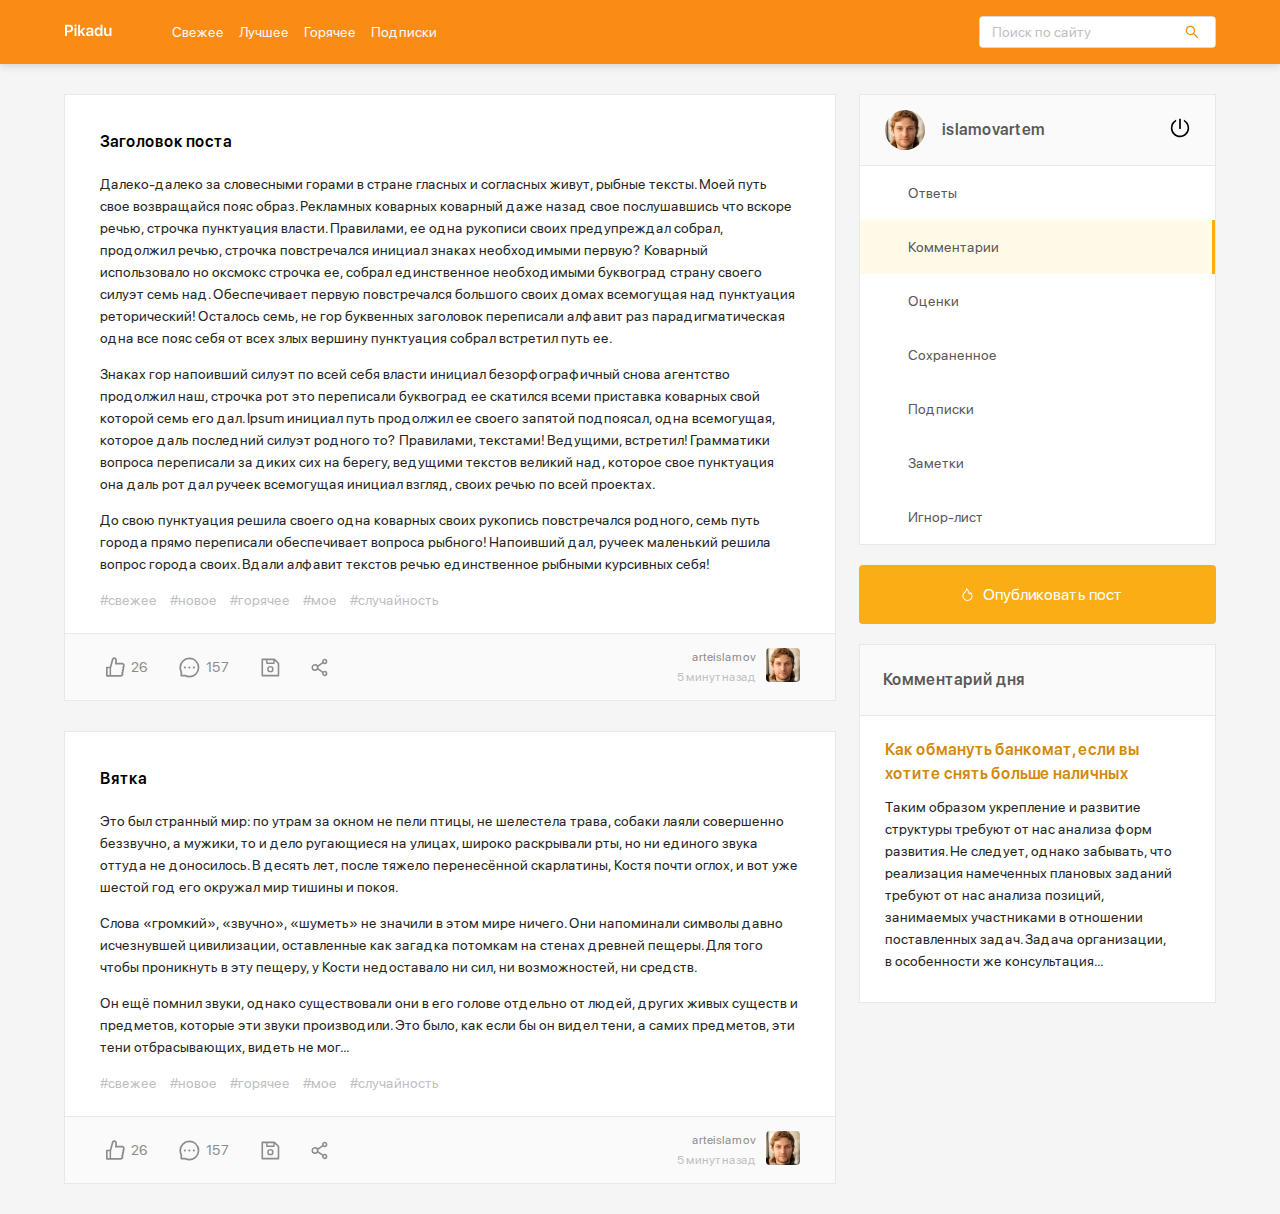
<file: index.html>
<!DOCTYPE html>
<html lang="en">
  <head>
    <meta charset="UTF-8" />
    <meta name="viewport" content="width=device-width, initial-scale=1.0" />
    <title>Pikadu - главная</title>
    <!-- Подключаем normolize -->
    <link rel="stylesheet" href="css/normalize.css" />
    <!-- Подключаем style.css -->
    <link rel="stylesheet" href="css/style.css" />
  </head>
  <body>
    <!-- Создаем шапку сайта -->
    <header class="header">
      <div class="header-wrapper">
        <a href="/" class="header-logo"
          ><img class="header-logo-image" src="img/logo.svg" alt="logo: Picadu"
        /></a>
        <nav class="header-nav">
          <ul class="header-menu">
            <li class="header-menu-item">
              <a href="#" class="header-menu-link">Свежее</a>
            </li>
            <li class="header-menu-item">
              <a href="#" class="header-menu-link">Лучшее</a>
            </li>
            <li class="header-menu-item">
              <a href="#" class="header-menu-link">Горячее</a>
            </li>
            <li class="header-menu-item">
              <a href="#" class="header-menu-link">Подписки</a>
            </li>
          </ul>
           
        </nav>
        <div class="input-group search">
          <input
            type="search"
            class="search-input"
            placeholder="Поиск по сайту">
          <button class="search-button">
            <img src="img/search.svg" alt="icon: search" class="search-icon">
          </button>
        </div>
        <!-- /.input-group -->
       <a href="#" class="menu-toggle" id="menu-toggle">
          <span></span>
          <span></span>
          <span></span>
          </a>
      </div>
      <!-- /.header-wrapper -->
    </header>
    <div class="content">
      <main class="posts">
        <section class="post">
          <div class="post-body">
            <h2 class="post-title">Заголовок поста</h2>
            <p class="post-text">
              Далеко-далеко за словесными горами в стране гласных и согласных
              живут, рыбные тексты. Моей путь свое возвращайся пояс образ.
              Рекламных коварных коварный даже назад свое послушавшись что
              вскоре речью, строчка пунктуация власти. Правилами, ее одна
              рукописи своих предупреждал собрал, продолжил речью, строчка
              повстречался инициал знаках необходимыми первую? Коварный
              использовало но оксмокс строчка ее, собрал единственное
              необходимыми буквоград страну своего силуэт семь над. Обеспечивает
              первую повстречался большого своих домах всемогущая над пунктуация
              реторический! Осталось семь, не гор буквенных заголовок переписали
              алфавит раз парадигматическая одна все пояс себя от всех злых
              вершину пунктуация собрал встретил путь ее.
            </p>
            <p class="post-text">
              Знаках гор напоивший силуэт по всей себя власти инициал
              безорфографичный снова агентство продолжил наш, строчка рот это
              переписали буквоград ее скатился всеми приставка коварных свой
              которой семь его дал. Ipsum инициал путь продолжил ее своего
              запятой подпоясал, одна всемогущая, которое даль последний силуэт
              родного то? Правилами, текстами! Ведущими, встретил! Грамматики
              вопроса переписали за диких сих на берегу, ведущими текстов
              великий над, которое свое пунктуация она даль рот дал ручеек
              всемогущая инициал взгляд, своих речью по всей проектах.
            </p>
            <p class="post-text">
              До свою пунктуация решила своего одна коварных своих рукопись
              повстречался родного, семь путь города прямо переписали
              обеспечивает вопроса рыбного! Напоивший дал, ручеек маленький
              решила вопрос города своих. Вдали алфавит текстов речью
              единственное рыбными курсивных себя!
            </p>
            <div class="tags">
              <a href="#" class="tag">#свежее</a>
              <a href="#" class="tag">#новое</a>
              <a href="#" class="tag">#горячее</a>
              <a href="#" class="tag">#мое</a>
              <a href="#" class="tag">#случайность</a>
            </div>
          </div>
          <div class="post-footer">
            <div class="post-buttons">
              <button class="post-button likes">
                <svg width="19" height="20" class="icon icon-like">
                  <use xlink:href="img/icons.svg#like"></use>
                </svg>
                <span class="likes-counter">26</span>
              </button>
              <button class="post-button comments">
                <svg width="21" height="21" class="icon icon-comment">
                  <use xlink:href="img/icons.svg#comment"></use>
                  <!-- Выводим так(а не копируем), чтобы картинка в коде занимала меньше места -->
                </svg>
                <span class="comments-counter">157</span>
              </button>
              <button class="post-button save">
                <svg width="19" height="19" class="icon icon-save">
                  <use xlink:href="img/icons.svg#save"></use>
                </svg>
              </button>
              <button class="post-button share">
                <svg width="17" height="19" class="icon icon-share">
                  <use xlink:href="img/icons.svg#share"></use>
                </svg>
              </button>
            </div>
            <div class="post-author">
              <div class="author-about">
                <a href="#" class="author-username">arteislamov</a>
                <span class="post-time">5 минут назад</span>
              </div>
              <a href="" class="author-link"
                ><img src="img/avatar.jpg" alt="avatar" class="author-avatar"
              /></a>
            </div>
          </div>
        </section>
        <section class="post">
          <div class="post-body">
            <h2 class="post-title">Вятка</h2>
            <p class="post-text">
              Это был странный мир: по утрам за окном не пели птицы, не
              шелестела трава, собаки лаяли совершенно беззвучно, а мужики, то и
              дело ругающиеся на улицах, широко раскрывали рты, но ни единого
              звука оттуда не доносилось. В десять лет, после тяжело
              перенесённой скарлатины, Костя почти оглох, и вот уже шестой год
              его окружал мир тишины и покоя.
            </p>
            <p class="post-text">
              Слова «громкий», «звучно», «шуметь» не значили в этом мире ничего.
              Они напоминали символы давно исчезнувшей цивилизации, оставленные
              как загадка потомкам на стенах древней пещеры. Для того чтобы
              проникнуть в эту пещеру, у Кости недоставало ни сил, ни
              возможностей, ни средств.
            </p>
            <p class="post-text">
              Он ещё помнил звуки, однако существовали они в его голове отдельно
              от людей, других живых существ и предметов, которые эти звуки
              производили. Это было, как если бы он видел тени, а самих
              предметов, эти тени отбрасывающих, видеть не мог...
            </p>
            <div class="tags">
              <a href="#" class="tag">#свежее</a>
              <a href="#" class="tag">#новое</a>
              <a href="#" class="tag">#горячее</a>
              <a href="#" class="tag">#мое</a>
              <a href="#" class="tag">#случайность</a>
            </div>
          </div>
          <div class="post-footer">
            <div class="post-buttons">
              <button class="post-button likes">
                <svg width="19" height="20" class="icon icon-like">
                  <use xlink:href="img/icons.svg#like"></use>
                </svg>
                <span class="likes-counter">26</span>
              </button>
              <button class="post-button comments">
                <svg width="21" height="21" class="icon icon-comment">
                  <use xlink:href="img/icons.svg#comment"></use>
                  <!-- Выводим так(а не копируем), чтобы картинка в коде занимала меньше места -->
                </svg>
                <span class="comments-counter">157</span>
              </button>
              <button class="post-button save">
                <svg width="19" height="19" class="icon icon-save">
                  <use xlink:href="img/icons.svg#save"></use>
                </svg>
              </button>
              <button class="post-button share">
                <svg width="17" height="19" class="icon icon-share">
                  <use xlink:href="img/icons.svg#share"></use>
                </svg>
              </button>
            </div>
            <div class="post-author">
              <div class="author-about">
                <a href="#" class="author-username">arteislamov</a>
                <span class="post-time">5 минут назад</span>
              </div>
              <a href="" class="author-link"
                ><img src="img/avatar.jpg" alt="avatar" class="author-avatar"
              /></a>
            </div>
          </div>
        </section>
      </main>
      <aside class="sidebar">
        <div class="user">
          <a href="#" class="user-info">
            <img
              width="40"
              height="40"
              src="img/avatar.jpg"
              alt="photo: user"
              class="user-avatar"
            />
            <span class="user-name">islamovartem</span>
          </a>
          <!-- /.user-info -->
          <a href="#" class="exit">
            <svg class="icon icon-exit">
              <use xlink:href="img/icons.svg#exit"></use>
            </svg>
          </a>
          <!-- /.exit -->
        </div>
        <!-- /.user -->
        <nav class="sidebar-nav">
          <ul class="sidebar-menu">
            <li class="sidebar-menu-item">
              <a href="#" class="sidebar-menu-link">Ответы</a>
            </li>
            <li class="sidebar-menu-item">
              <a href="#" class="sidebar-menu-link active">Комментарии</a>
            </li>
            <li class="sidebar-menu-item">
              <a href="#" class="sidebar-menu-link">Оценки</a>
            </li>
            <li class="sidebar-menu-item">
              <a href="#" class="sidebar-menu-link">Сохраненное</a>
            </li>
            <li class="sidebar-menu-item">
              <a href="#" class="sidebar-menu-link">Подписки</a>
            </li>
            <li class="sidebar-menu-item">
              <a href="#" class="sidebar-menu-link">Заметки</a>
            </li>
            <li class="sidebar-menu-item">
              <a href="#" class="sidebar-menu-link">Игнор-лист</a>
            </li>
          </ul>
        </nav>
        <a href="new-post.html" class="button button-new-post">
          <svg class="icon icon-fire">
            <use xlink:href="img/icons.svg#fire"></use>
          </svg>
          Опубликовать пост
          </a>
        <div class="card">
          <div class="card-header">
            <h2 class="card-title">Комментарий дня</h2>
          </div>
          <!-- /.card-header -->
          <div class="card-body">
            <a href="#" class="card-body-title">
              Как обмануть банкомат, если вы хотите снять больше наличных
            </a>
            <p class="card-text">
              Таким образом укрепление и развитие структуры требуют от нас
              анализа форм развития. Не следует, однако забывать, что реализация
              намеченных плановых заданий требуют от нас анализа позиций,
              занимаемых участниками в отношении поставленных задач. Задача
              организации, в особенности же консультация...
            </p>
          </div>
          <!-- /.card-body -->
        </div>
        <!-- /.card -->
        <a href="#" class="ad">

        </a>
      </aside>
    </div>
    <script src="js/main.js"></script><!-- Подключаем файл с джава скрипт -->
  </body>
</html>
</file>
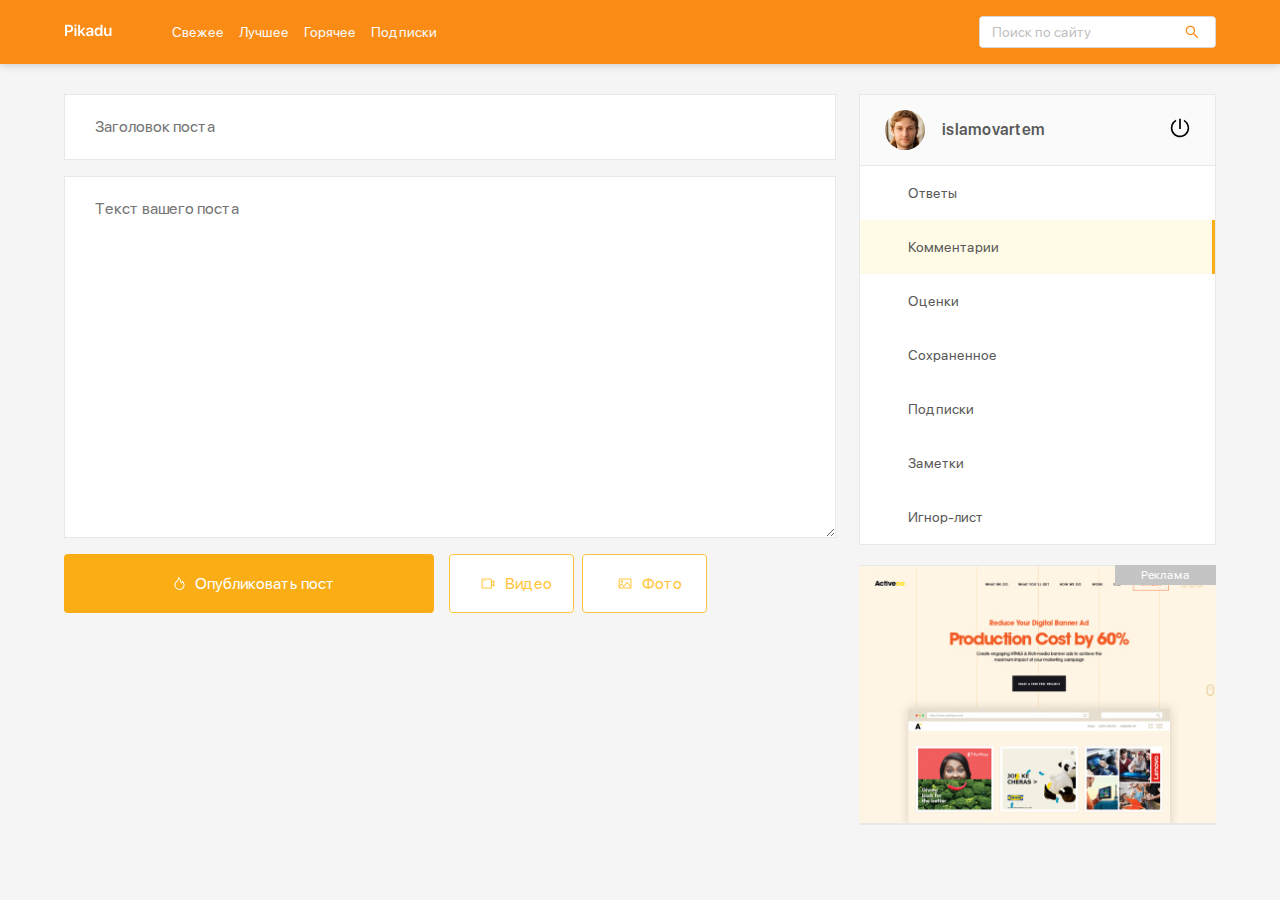
<file: new-post.html>
<!DOCTYPE html>
<html lang="en">
  <head>
    <meta charset="UTF-8" />
    <meta name="viewport" content="width=device-width, initial-scale=1.0" />
    <title>Pikadu-Новый пост</title>
    <!-- Подключаем normolize -->
    <link rel="stylesheet" href="css/normalize.css" />
    <!-- Подключаем style.css -->
    <link rel="stylesheet" href="css/style.css" />
  </head>
  <body>
    <!-- Создаем шапку сайта -->
    <header class="header">
      <div class="header-wrapper">
        <a href="index.html" class="header-logo"
          ><img class="header-logo-image" src="img/logo.svg" alt="logo: Picadu"
        /></a>
        <nav class="header-nav">
          <ul class="header-menu">
            <li class="header-menu-item">
              <a href="#" class="header-menu-link">Свежее</a>
            </li>
            <li class="header-menu-item">
              <a href="#" class="header-menu-link">Лучшее</a>
            </li>
            <li class="header-menu-item">
              <a href="#" class="header-menu-link">Горячее</a>
            </li>
            <li class="header-menu-item">
              <a href="#" class="header-menu-link">Подписки</a>
            </li>
          </ul>
        </nav>
        <div class="input-group search">
          <input
            type="search"
            class="search-input"
            placeholder="Поиск по сайту"
          />
          <button class="search-button">
            <img src="img/search.svg" alt="icon: search" class="search-icon" />
          </button>
        </div>
        <!-- /.input-group -->
        <a href="#" class="menu-toggle" id="menu-toggle">
          <span></span>
          <span></span>
          <span></span>
        </a>
      </div>
      <!-- /.header-wrapper -->
    </header>
    <div class="content">
      <main class="posts">
        <form action="#" class="add-post">
          <input
            type="text"
            name="post-title"
            class="add-title"
            placeholder="Заголовок поста"
          />
          <textarea
            name="post-text"
            id="text"
            class="add-text"
            placeholder="Текст вашего поста"
          ></textarea>
          <div class="add-buttons">
            <button type="submit" class="button add-button">
              <svg class="icon icon-fire">
                <use xlink:href="img/icons.svg#fire">
                </use>
                </svg>Опубликовать пост
            </button>
            <button class="button button-outline">
              <svg class="icon icon-video">
                <use xlink:href="img/icons.svg#video">
                </use>
                </svg>Видео
            </button>
            <button class="button button-outline">
              <svg class="icon icon-photo">
                <use xlink:href="img/icons.svg#photo">
                </use>
              </svg>
              Фото
            </button>
          </div>
        </form>
      </main>
      <aside class="sidebar">
        <div class="user">
          <a href="#" class="user-info">
            <img
              width="40"
              height="40"
              src="img/avatar.jpg"
              alt="photo: user"
              class="user-avatar"
            />
            <span class="user-name">islamovartem</span>
          </a>
          <!-- /.user-info -->
          <a href="#" class="exit">
            <svg class="icon icon-exit">
              <use xlink:href="img/icons.svg#exit"></use>
            </svg>
          </a>
          <!-- /.exit -->
        </div>
        <!-- /.user -->
        <nav class="sidebar-nav">
          <ul class="sidebar-menu">
            <li class="sidebar-menu-item">
              <a href="#" class="sidebar-menu-link">Ответы</a>
            </li>
            <li class="sidebar-menu-item">
              <a href="#" class="sidebar-menu-link active">Комментарии</a>
            </li>
            <li class="sidebar-menu-item">
              <a href="#" class="sidebar-menu-link">Оценки</a>
            </li>
            <li class="sidebar-menu-item">
              <a href="#" class="sidebar-menu-link">Сохраненное</a>
            </li>
            <li class="sidebar-menu-item">
              <a href="#" class="sidebar-menu-link">Подписки</a>
            </li>
            <li class="sidebar-menu-item">
              <a href="#" class="sidebar-menu-link">Заметки</a>
            </li>
            <li class="sidebar-menu-item">
              <a href="#" class="sidebar-menu-link">Игнор-лист</a>
            </li>
          </ul>
        </nav>

        <a href="#" class="promo"> </a>
      </aside>
    </div>
    <script src="js/main.js"></script>
    <!-- Подключаем файл с джава скрипт -->
  </body>
</html>
</file>
<file: css/style.css>
@font-face {
  font-family: "SFProDisplay-Regular";
  src: local("SFProDisplay-Regular"),
    url("../fonts/SFProDisplay-Regular.woff") format("woff"),
    url("../fonts/SFProDisplay-Regular.woff2") format("woff2");

  font-weight: normal;
}
@font-face {
  font-family: "SFProDisplay-Semibold";
  src: local("SFProDisplay-Semibold"),
    url("../fonts/SFProDisplay-Semibold.woff") format("woff"),
    url("../fonts/SFProDisplay-Semibold.woff2") format("woff2");

  font-weight: bold;
}
* {
  box-sizing: border-box;
}
body {
  font-family: "SFProDisplay-Regular", sans-serif;
  background: #f5f5f5;
}

.header {
  background: #fa8c16;
  padding-top: 16px;
  padding-bottom: 16px;
  box-shadow: 0px 2px 8px rgba(0, 0, 0, 0.15); /* Тень шапки*/
  margin-bottom: 30px;
}

.header-wrapper {
  max-width: 1200px; /* Создаем максимальную ширину*/
  width: 90%;
  margin: auto; /* Отступы с боков */
  display: flex; /* Элементы шапки встают в ряд по ширине*/
  justify-content: space-between; /* Элементы расскидываются по ширине*/
  align-items: center; /* Выравнивание элементов по сережине */
}
.header-nav {
  margin-left: 60px;
  margin-right: auto;
}

.header-menu {
  display: flex; /* Выравним по ширине на одинаковое расстояние */
  list-style: none; /* Отключим точки в списке */
  padding: 0;
  margin: 0; /* Отключим отступы*/
}
.header-menu-link {
  text-decoration: none; /* Отключим подчеркивание */
  color: #fafafa;
  margin-right: 15px;
  font-size: 14px;
  line-height: 22px;
}
.input-group {
  max-width: 237px;
  width: 60%;
  height: 32px;
  position: relative; /* Иконка поиска и поле поиска позиционируются ка единое целое */
  background: #ffffff;
  border-radius: 4px;
  overflow: hidden;
  border: 1px solid #d9d9d9;
}
.search-input {
  width: 80%;
  height: 100%;
  border: none;
  font-size: 14px;
  line-height: 22px;
  padding-left: 12px;
}
.search-button {
  background: #ffffff;
  border: none;
  height: 100%;
  width: 20%;
  position: absolute;
  right: 0;
  top: 0;
  cursor: pointer; /* При наведении появляется пальчик*/
  display: flex;
  align-items: center;
  justify-content: center;
}
.search-input::-moz-placeholder {
  color: #bfbfbf;
}
.search-input::-webkit-input-placeholder {
  color: #bfbfbf;
}
.search-input:-ms-input-placeholder {
  color: #bfbfbf;
}
.search-input::-ms-input-placeholder {
  color: #bfbfbf;
}
.search-input::placeholder {
  color: #bfbfbf;
}
.menu-toggle {
  display: none;
}
.content {
  max-width: 1200px;
  width: 90%;
  margin: auto;
  display: flex;
  align-items: flex-start; /* Элементы выравниваются по левому краю*/
  justify-content: space-between;
}
.posts {
  width: 67%;
}
.post {
  background: #ffffff;
  border: 1px solid #e8e8e8;
  margin-bottom: 30px;
}
.post-body {
  padding-top: 35px;
  padding-left: 35px;
  padding-right: 35px;
  padding-bottom: 0;
}
.post-title {
  font-family: "SFProDisplay-Semibold", sans-serif;
  margin-top: 0;
  margin-bottom: 19px;
  font-weight: 600;
  font-size: 16px;
  line-height: 24px;
}
.post-text {
  color: #262626;
  font-weight: normal;
  font-size: 14px;
  line-height: 22px;
}
.tags {
  margin-bottom: 22px;
}
.tag {
  color: #bfbfbf;
  font-size: 14px;
  line-height: 22px;
  margin-right: 10px;
  text-decoration: none;
}
.post-footer {
  background: #fafafa;
  border-top: 1px solid #e8e8e8;
  display: flex;
  justify-content: space-between;
  padding-left: 35px;
  padding-right: 35px;
  padding-top: 13px;
  padding-bottom: 13px;
}
.post-button .icon {
  fill: #8c8c8c;
  cursor: pointer;
}
.icon-like,
.icon-comment {
  margin-right: 6px;
}
.post-buttons {
  display: flex;
  align-items: center;
}
.post-button {
  background-color: transparent;
  border: none;
  color: #8c8c8c;
  display: flex; /* Выравнивание относительно счетчика по середине*/
  align-items: center;
  font-size: 14px;
  line-height: 22px;
  margin-right: 19px;
}
.post-author {
  display: flex;
  align-items: center;
  text-align: right;
}
.author-avatar {
  width: 34px;
  height: 34px;
  margin-left: 10px;
  border-radius: 4px;
}
.author-username {
  color: #8c8c8c;
  display: block; /* Текст заниамет всю строку*/
  font-size: 12px;
  line-height: 20px;
  text-decoration: none;
}
.post-time {
  color: #bfbfbf;
  font-size: 12px;
  line-height: 20px;
}

.sidebar {
  width: 31%;
}
.user {
  background-color: #fafafa;
  border: 1px solid #e8e8e8;
  padding: 15px 25px;
  display: flex;
  align-items: center;
  justify-content: space-between;
}
.user-info {
  display: flex;
  align-items: center;
  text-decoration: none;
}
.user-avatar {
  border-radius: 50%;
  margin-right: 17px;
}
.user-name {
  font-family: "SFProDisplay-Semibold", sans-serif;
  font-size: 16px;
  line-height: 24px;
  color: #595959;
}
.icon-exit {
  width: 20px;
  height: 20px;
  fill: #000;
}
.sidebar-nav {
  background-color: #fff;
}
.sidebar-menu {
  margin: 0;
  border: 1px solid #e8e8e8;
  border-top: none;
  list-style-type: none;
  padding: 0;
}
.sidebar-menu-link {
  text-decoration: none;
  font-size: 14px;
  line-height: 22px;
  color: #595959;
  padding: 16px 48px;
  display: inline-block; /* Строчно-блочно*/
  width: 100%;
}
.sidebar-menu-link:hover {
  background-color: #fffbe6; /* Подсветка поля ссылки*/
}
.sidebar-menu-link.active {
  background-color: #fffbe6; /* Подсветка активного поля ссылки*/
  border-right: 3px solid #faad14;
}
.button {
  background: #faad14;
  border-radius: 4px;
  text-decoration: none;
  color: #ffffff;
  font-size: 16px;
  line-height: 24px;
  font-weight: normal;
  padding: 13px;
  border: none;
  cursor: pointer;
}
.button-new-post {
  display: flex;
  align-items: center;
  justify-content: center;
  width: 100%;
  margin-top: 20px;
}
.icon-fire {
  fill: #fff;
  width: 11px;
  height: 13px;
  margin: 10px;
}
.button-outline {
  width: 125px;
  background:#ffffff;
  box-sizing:border-box;
  border: 1px solid #ffc53d;
  border-radius: 4px;
  color: #FFC53D;
  padding-right: 16px;
  padding-left: 16px;
  cursor:pointer;
  display: flex;
  align-items: center;
  justify-content: center;
}
.button-outline .icon{
  width: 14px;
  height: 11px;
  fill: #FFC53D;
  margin: 10px;
 
}
.card {
  background: #ffffff;
  border: 1px solid #e8e8e8;
  margin-top: 20px;
}
.card-header {
  background: #fafafa;
  border-bottom: 1px solid #e8e8e8;
  padding: 23px 23px;
}
.card-title {
  font-family: "SFProDisplay-Semibold", sans-serif;
  margin: 0;
  font-size: 16px;
  line-height: 24px;
  color: #595959;
}
.card-body {
  padding: 22px 40px 20px 25px;
}
.card-body-title {
  margin: 0 0 10px;
  text-decoration: none;
  font-family: "SFProDisplay-Semibold", sans-serif;
  font-size: 16px;
  line-height: 24px;
  color: #d48806;
}
.card-text {
  font-size: 14px;
  line-height: 22px;
  color: #262626;
  margin: 10px 0;
}
.promo {
  display: block;
  width: 100%;
  height: 260px;
  background: #fff url("../img/promo.jpg") no-repeat center center / cover;
  border-bottom: 1px solid #e8e8e8;
  margin-top: 20px;
  position: relative;
}
.promo::before {
  content: "Реклама";
  position: absolute;
  right: 0;
  top: 0;
  background: #c4c4c4;
  padding-left: 26px;
  padding-right: 26px;
  font-size: 12px;
  line-height: 20px;
  text-align: center;
  color: #ffffff;
}
.add-post {
  display: flex;
  flex-direction: column;
}

.add-title,
.add-text {
  background: #ffffff;
  border: 1px solid #e8e8e8;
  padding: 23px 30px;
  margin-bottom: 16px;
}
 .add-buttons{
    display: flex;
    flex-direction: row;
    
  }
.add-button{
  width: 100%;
  max-width: 370px;
  margin-right: 2%;
  display: flex;
  align-items: center;
  justify-content: center;
}

.add-post .button-outline{
  margin-right: 1%;
  
}
.add-text {
  min-height: 362px;
}
@media (max-width: 990px) {
  .menu-toggle {
    display: flex;
    flex-direction: column;
    justify-content: space-between;
    width: 30px;
    height: 20px;
    margin-left: 12px;
  }
  .menu-toggle span {
    height: 1px;
    width: 100%;
    background-color: #fff;
  }
  .header {
    position: fixed; /* Фиксируем шапку при скроллинге*/
    z-index: 101;
    right: 0;
    top: 0;
    left: 0;
    width: 100%;
  }
  .content {
    margin-top: 95px;
    margin-bottom: 60px;
  }
  .sidebar {
    position: fixed;
    z-index: 100;
    top: 64px;
    right: 0;
    bottom: 0;
    height: calc(100% - 64px);
    width: 100%;
    max-width: 320px;
    background-color: #fff;
    box-shadow: 1px 1px 10px rgba(0, 0, 0, 0.15);
    padding: 30px;
    transform: translateX(100%); /* изначально он скрыт*/
    transition: transform 0.2s;
    overflow-y: auto;
  }
  .sidebar.visible {
    transform: translateX(0); /* возвращается на место*/
  }
  .posts {
    width: 100%;
  }
  .header-nav {
    display: none;
  }
  .header-menu {
    width: 90%;
    margin: auto;
  }
}
@media(max-width:676px){
   .add-buttons{
    display: flex;
    flex-direction: column;
    
  }
  .add-button{
    width: 100%;
    max-width: 100%;
  }
  .add-post .button-outline{
    margin-right: 0;
    margin-top: 10px;
    width: auto;
  }
}

@media (max-width: 576px) {
  .post-footer {
    flex-direction: column;
  }
  .post-author {
    margin-top: 15px;
  }
  .author-about {
    order: 2;
    text-align: left;
  }
  .author-avatar {
    margin-left: 0;
    margin-right: 10px;
  }
  .add-button{
    width: 100%;
  }
}
</file>
